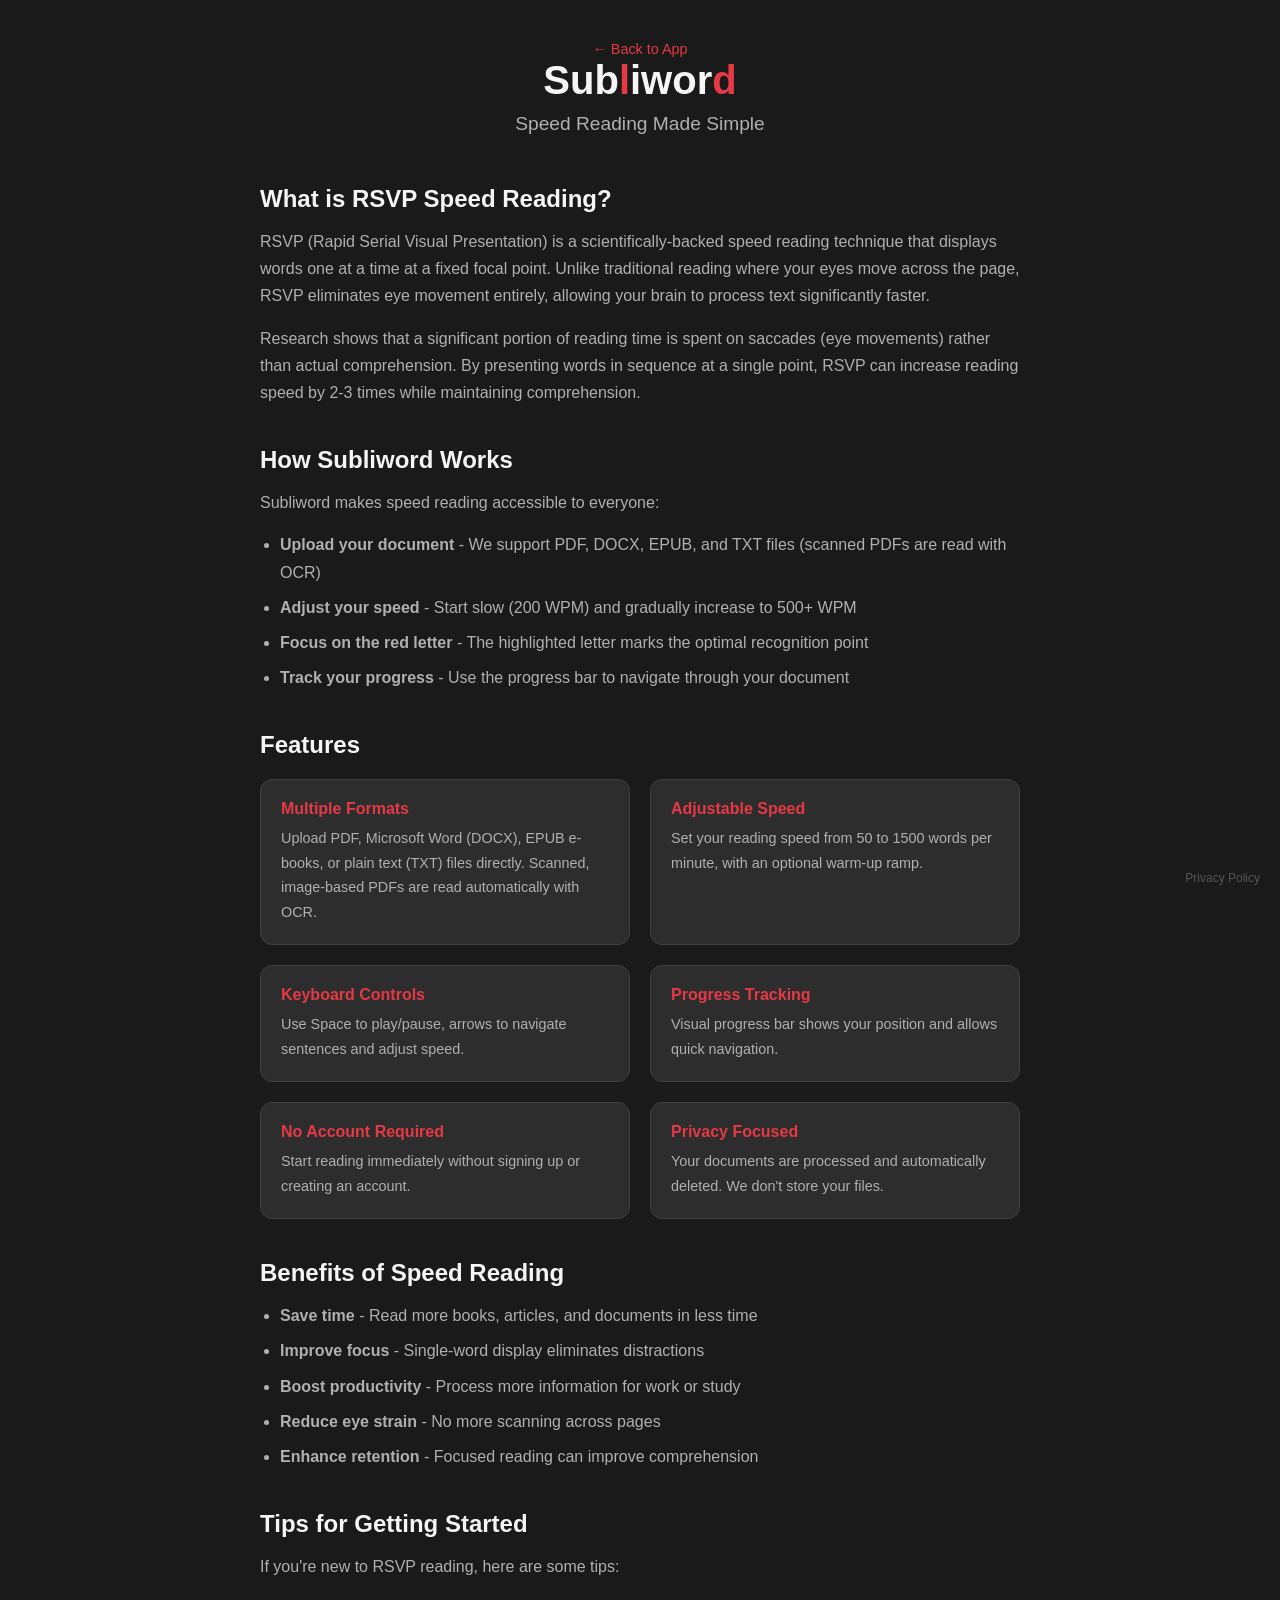
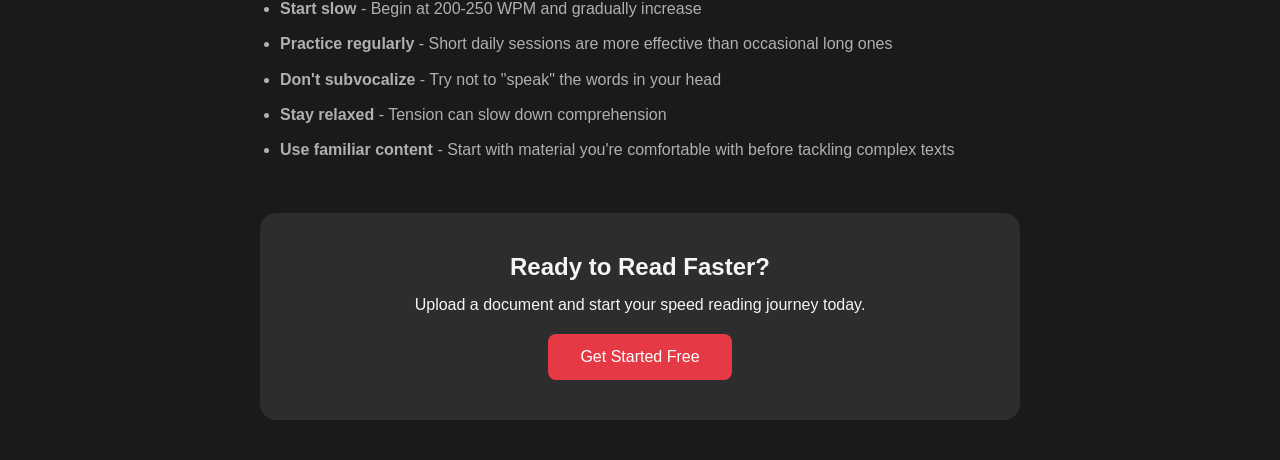
<file: public/about.html>
<!DOCTYPE html>
<html lang="en">
<head>
  <meta charset="UTF-8">
  <meta name="viewport" content="width=device-width, initial-scale=1.0">
  <title>About Speed Reading - Subliword</title>
  <meta name="description" content="Learn about RSVP speed reading technology and how Subliword helps you read faster. Discover the science behind rapid serial visual presentation.">
  <meta name="robots" content="index, follow">
  <link rel="canonical" href="https://subliword.com/about.html">
  <link rel="icon" type="image/svg+xml" href="/favicon.svg">
  <link rel="stylesheet" href="css/style.css">
  <style>
    .about-page {
      max-width: 800px;
      margin: 0 auto;
      padding: 40px 20px;
      min-height: 100vh;
    }
    
    .about-header {
      text-align: center;
      margin-bottom: 50px;
    }
    
    .about-header h1 {
      font-size: 2.5rem;
      margin-bottom: 10px;
    }
    
    .about-header .tagline {
      margin-bottom: 20px;
    }
    
    .back-link {
      display: inline-flex;
      align-items: center;
      gap: 8px;
      color: var(--accent-red);
      text-decoration: none;
      font-size: 0.9rem;
      transition: opacity 0.2s;
    }
    
    .back-link:hover {
      opacity: 0.8;
    }
    
    .about-section {
      margin-bottom: 40px;
    }
    
    .about-section h2 {
      font-size: 1.5rem;
      margin-bottom: 15px;
      color: var(--text-primary);
    }
    
    .about-section h3 {
      font-size: 1.2rem;
      margin-bottom: 10px;
      color: var(--text-primary);
    }
    
    .about-section p {
      color: var(--text-secondary);
      line-height: 1.7;
      margin-bottom: 15px;
    }
    
    .about-section ul {
      color: var(--text-secondary);
      line-height: 1.7;
      margin-left: 20px;
      margin-bottom: 15px;
    }
    
    .about-section li {
      margin-bottom: 8px;
    }
    
    .feature-grid {
      display: grid;
      grid-template-columns: repeat(auto-fit, minmax(250px, 1fr));
      gap: 20px;
      margin-top: 20px;
    }
    
    .feature-card {
      background: var(--bg-secondary);
      border: 1px solid var(--border-color);
      border-radius: 12px;
      padding: 20px;
    }
    
    .feature-card h4 {
      color: var(--accent-red);
      margin-bottom: 8px;
    }
    
    .feature-card p {
      font-size: 0.9rem;
      margin-bottom: 0;
    }
    
    .cta-section {
      text-align: center;
      margin-top: 50px;
      padding: 40px;
      background: var(--bg-secondary);
      border-radius: 16px;
    }
    
    .cta-section h2 {
      margin-bottom: 15px;
    }
    
    .cta-section p {
      margin-bottom: 20px;
    }
    
    .cta-btn {
      display: inline-block;
      background: var(--accent-red);
      color: white;
      padding: 14px 32px;
      border-radius: 8px;
      text-decoration: none;
      font-weight: 500;
      transition: background 0.2s, transform 0.2s;
    }
    
    .cta-btn:hover {
      background: var(--accent-red-hover);
      transform: translateY(-2px);
    }
    
    @media (max-width: 768px) {
      .about-header h1 {
        font-size: 2rem;
      }
      
      .about-section h2 {
        font-size: 1.3rem;
      }
    }
  </style>
</head>
<body>
  <main class="about-page">
    <header class="about-header">
      <a href="/" class="back-link">← Back to App</a>
      <h1><span>Sub</span><span class="red">l</span><span>iwor</span><span class="red">d</span></h1>
      <p class="tagline">Speed Reading Made Simple</p>
    </header>
    
    <section class="about-section">
      <h2>What is RSVP Speed Reading?</h2>
      <p>RSVP (Rapid Serial Visual Presentation) is a scientifically-backed speed reading technique that displays words one at a time at a fixed focal point. Unlike traditional reading where your eyes move across the page, RSVP eliminates eye movement entirely, allowing your brain to process text significantly faster.</p>
      <p>Research shows that a significant portion of reading time is spent on saccades (eye movements) rather than actual comprehension. By presenting words in sequence at a single point, RSVP can increase reading speed by 2-3 times while maintaining comprehension.</p>
    </section>
    
    <section class="about-section">
      <h2>How Subliword Works</h2>
      <p>Subliword makes speed reading accessible to everyone:</p>
      <ul>
        <li><strong>Upload your document</strong> - We support PDF, DOCX, EPUB, and TXT files (scanned PDFs are read with OCR)</li>
        <li><strong>Adjust your speed</strong> - Start slow (200 WPM) and gradually increase to 500+ WPM</li>
        <li><strong>Focus on the red letter</strong> - The highlighted letter marks the optimal recognition point</li>
        <li><strong>Track your progress</strong> - Use the progress bar to navigate through your document</li>
      </ul>
    </section>
    
    <section class="about-section">
      <h2>Features</h2>
      <div class="feature-grid">
        <div class="feature-card">
          <h4>Multiple Formats</h4>
          <p>Upload PDF, Microsoft Word (DOCX), EPUB e-books, or plain text (TXT) files directly. Scanned, image-based PDFs are read automatically with OCR.</p>
        </div>
        <div class="feature-card">
          <h4>Adjustable Speed</h4>
          <p>Set your reading speed from 50 to 1500 words per minute, with an optional warm-up ramp.</p>
        </div>
        <div class="feature-card">
          <h4>Keyboard Controls</h4>
          <p>Use Space to play/pause, arrows to navigate sentences and adjust speed.</p>
        </div>
        <div class="feature-card">
          <h4>Progress Tracking</h4>
          <p>Visual progress bar shows your position and allows quick navigation.</p>
        </div>
        <div class="feature-card">
          <h4>No Account Required</h4>
          <p>Start reading immediately without signing up or creating an account.</p>
        </div>
        <div class="feature-card">
          <h4>Privacy Focused</h4>
          <p>Your documents are processed and automatically deleted. We don't store your files.</p>
        </div>
      </div>
    </section>
    
    <section class="about-section">
      <h2>Benefits of Speed Reading</h2>
      <ul>
        <li><strong>Save time</strong> - Read more books, articles, and documents in less time</li>
        <li><strong>Improve focus</strong> - Single-word display eliminates distractions</li>
        <li><strong>Boost productivity</strong> - Process more information for work or study</li>
        <li><strong>Reduce eye strain</strong> - No more scanning across pages</li>
        <li><strong>Enhance retention</strong> - Focused reading can improve comprehension</li>
      </ul>
    </section>
    
    <section class="about-section">
      <h2>Tips for Getting Started</h2>
      <p>If you're new to RSVP reading, here are some tips:</p>
      <ul>
        <li><strong>Start slow</strong> - Begin at 200-250 WPM and gradually increase</li>
        <li><strong>Practice regularly</strong> - Short daily sessions are more effective than occasional long ones</li>
        <li><strong>Don't subvocalize</strong> - Try not to "speak" the words in your head</li>
        <li><strong>Stay relaxed</strong> - Tension can slow down comprehension</li>
        <li><strong>Use familiar content</strong> - Start with material you're comfortable with before tackling complex texts</li>
      </ul>
    </section>
    
    <section class="cta-section">
      <h2>Ready to Read Faster?</h2>
      <p>Upload a document and start your speed reading journey today.</p>
      <a href="/" class="cta-btn">Get Started Free</a>
    </section>
  </main>
  
  <footer>
    <a href="/privacy.html" class="global-privacy-link">Privacy Policy</a>
  </footer>
</body>
</html>
</file>
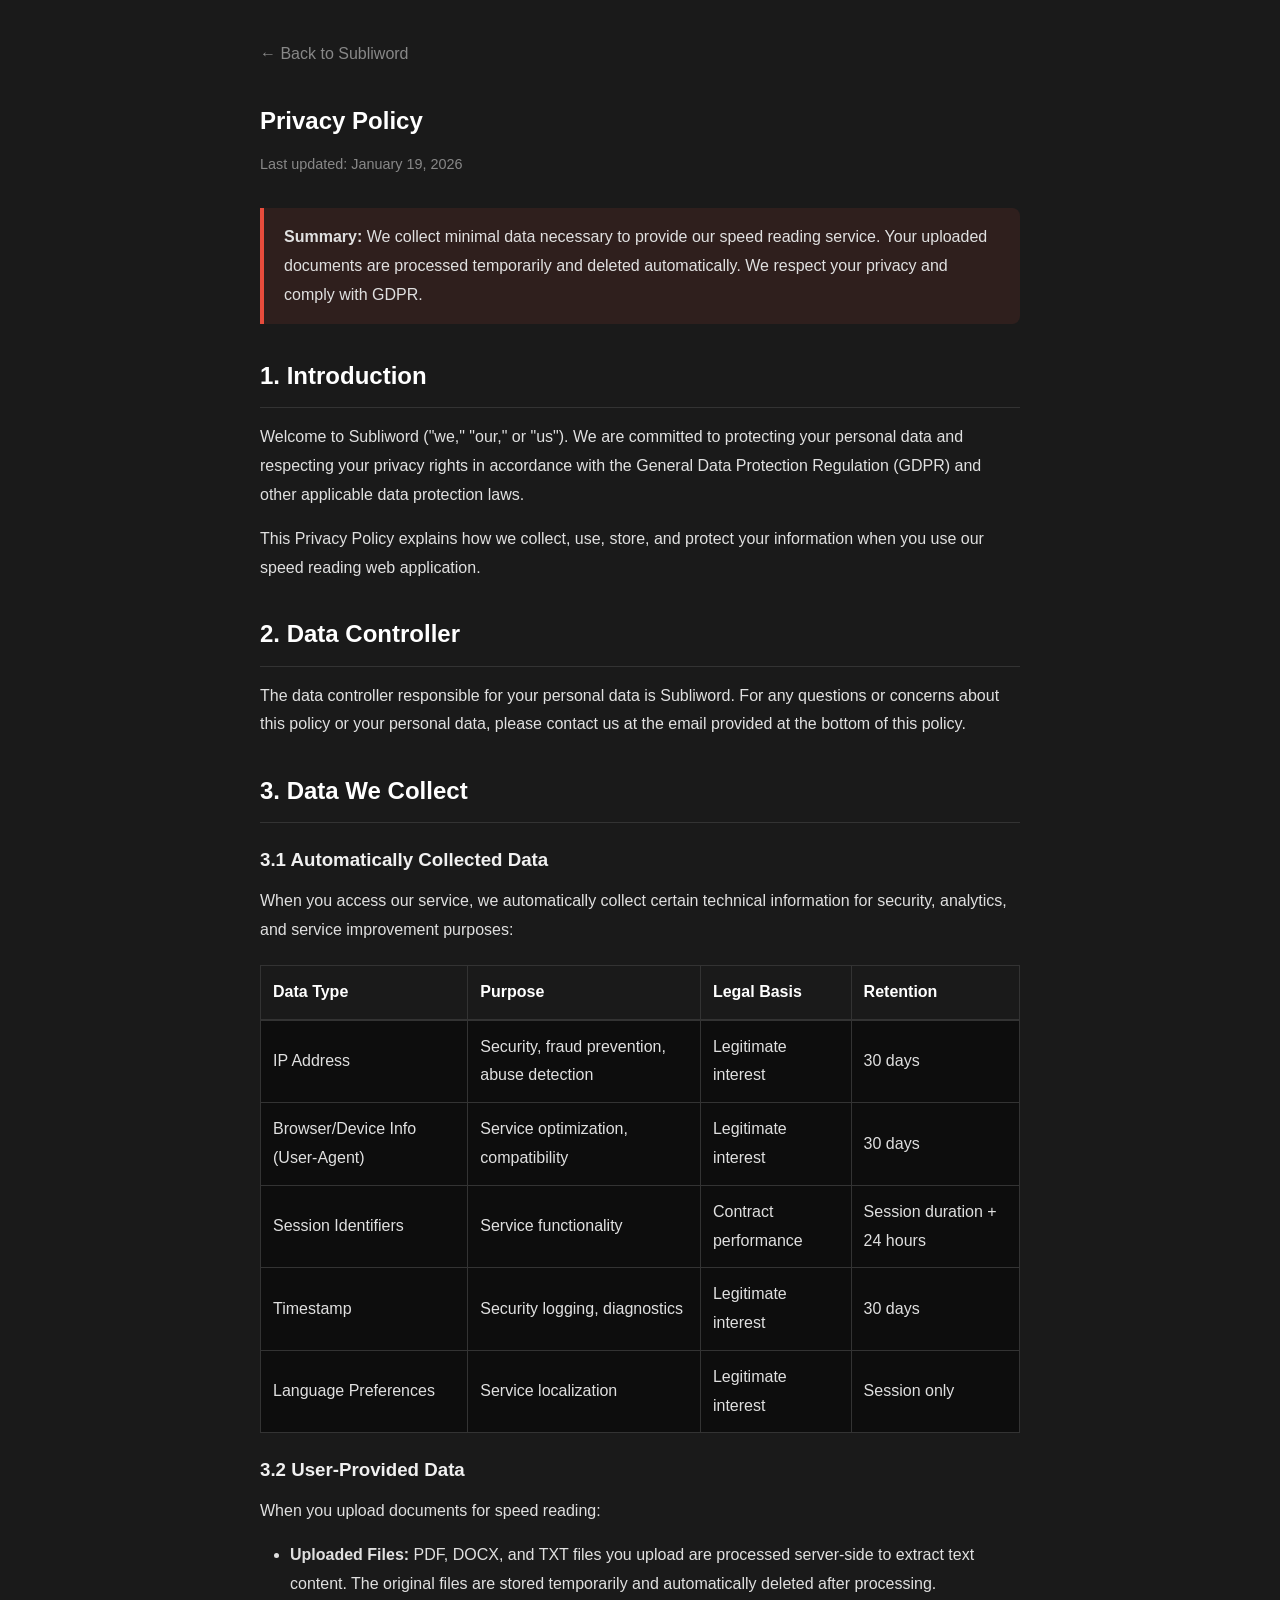
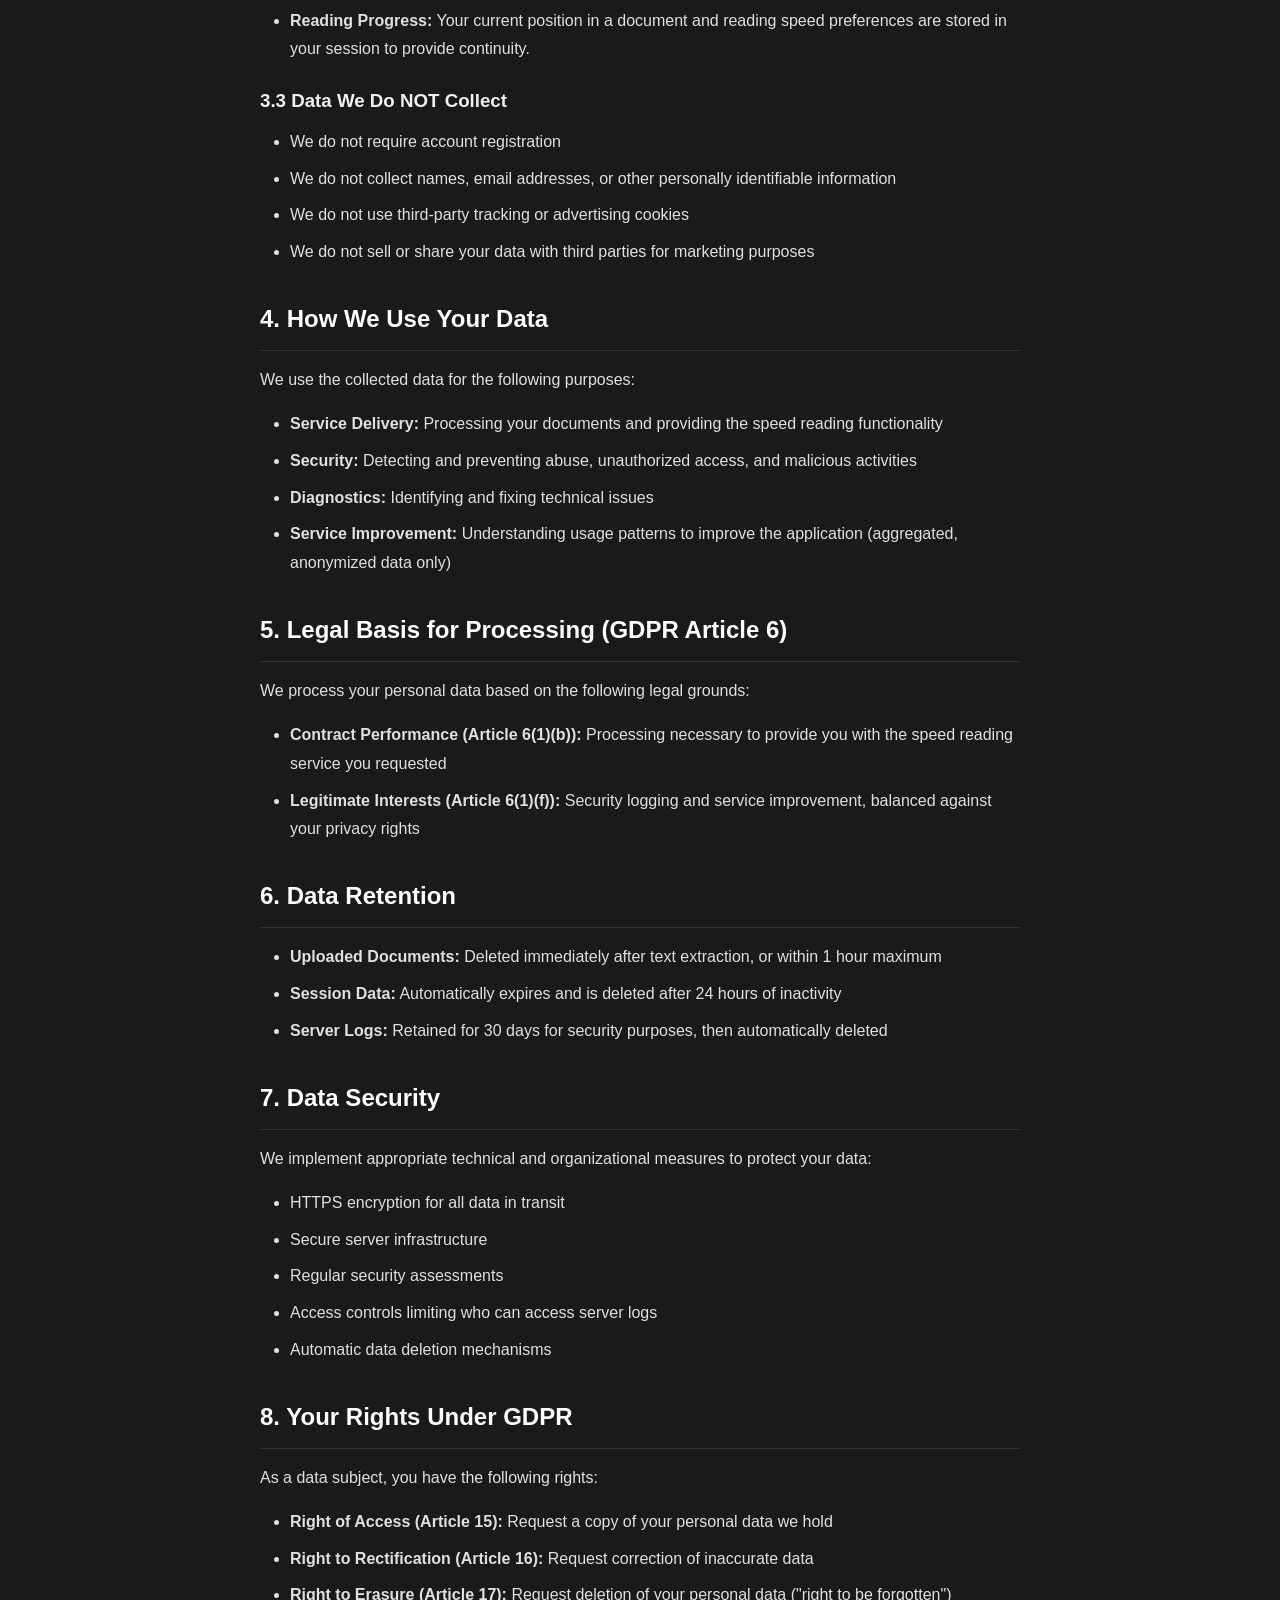
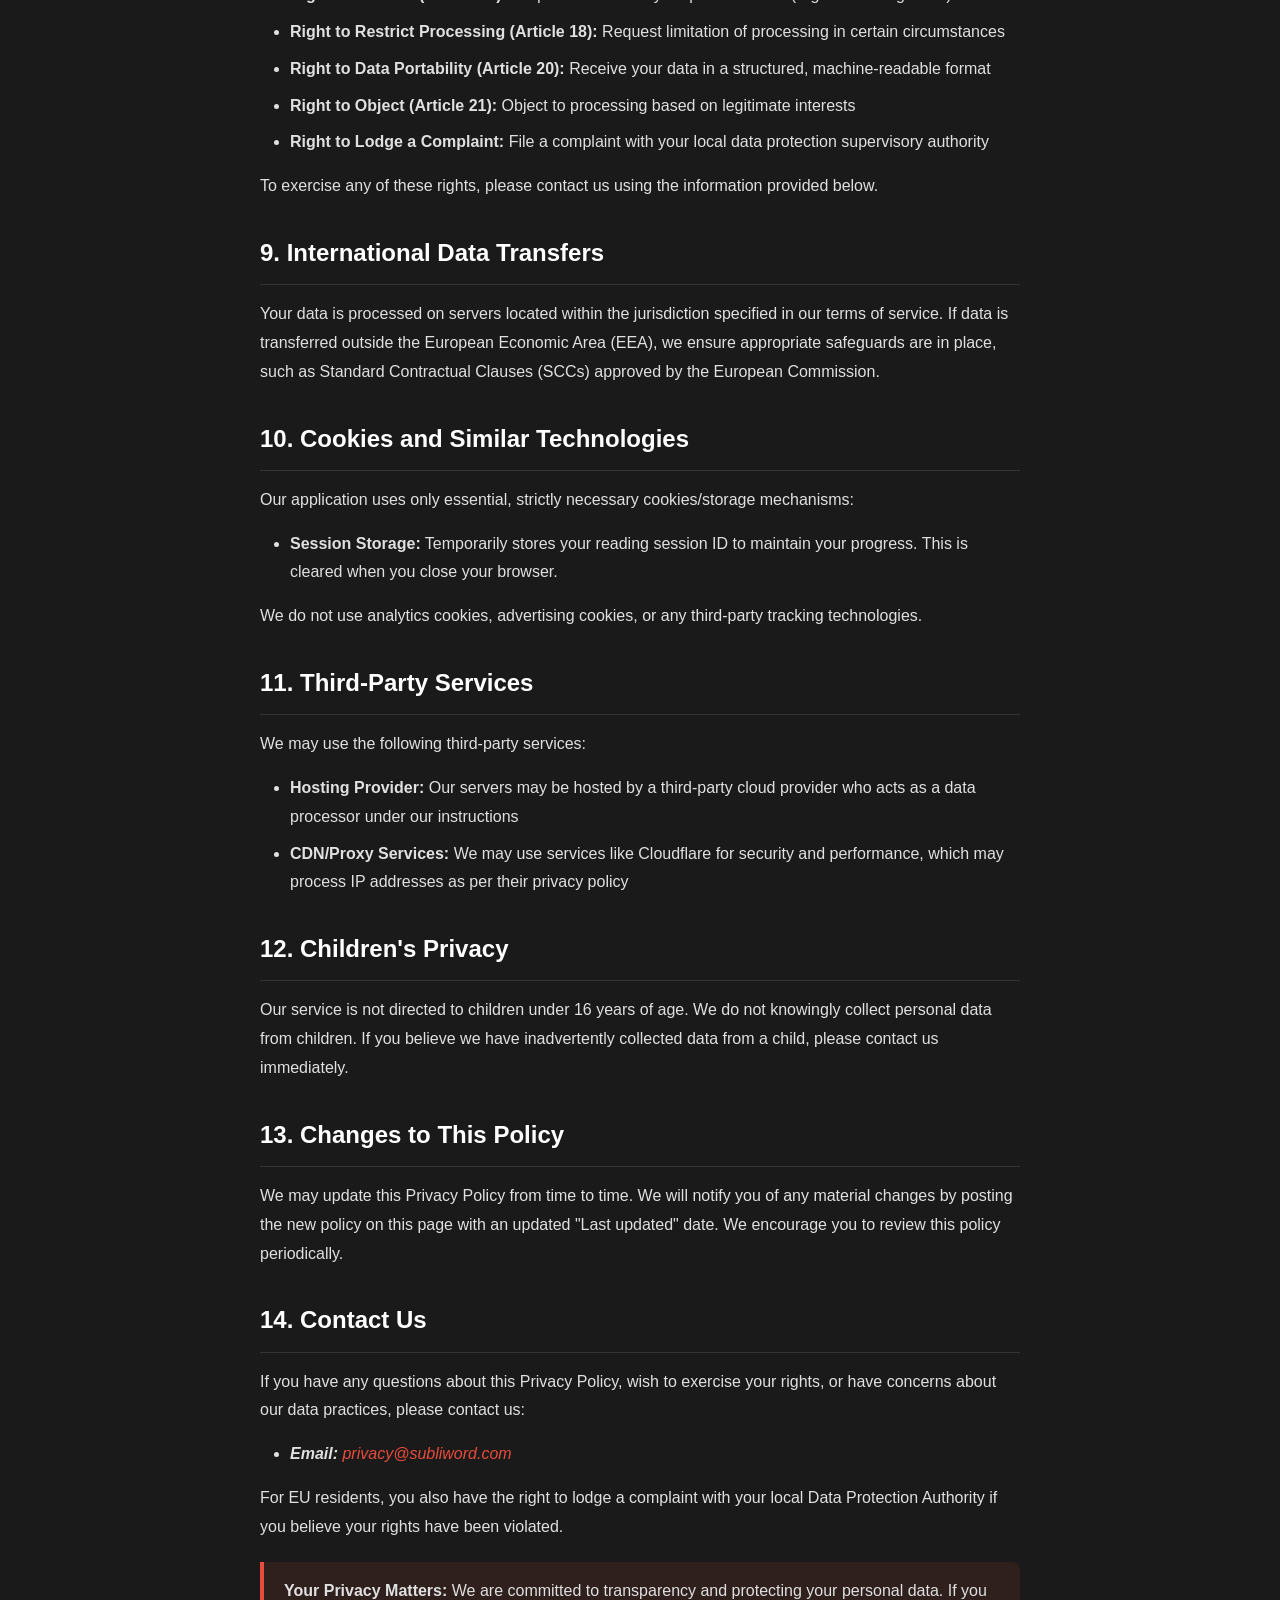
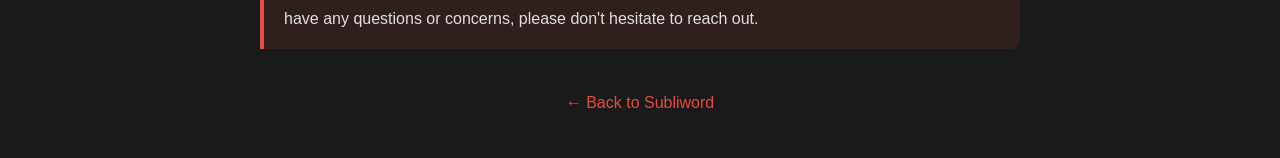
<file: public/privacy.html>
<!DOCTYPE html>
<html lang="en" dir="ltr" prefix="og: https://ogp.me/ns#">
<head>
  <!-- Essential Meta Tags -->
  <meta charset="UTF-8">
  <meta name="viewport" content="width=device-width, initial-scale=1.0, maximum-scale=5.0">
  <meta http-equiv="X-UA-Compatible" content="IE=edge">
  
  <!-- Primary SEO Meta Tags -->
  <title>Privacy Policy - Subliword | Your Data Protection Rights</title>
  <meta name="title" content="Privacy Policy - Subliword | Your Data Protection Rights">
  <meta name="description" content="Learn how Subliword protects your privacy. We collect minimal data, automatically delete your uploaded documents, and comply with GDPR. No account required, no tracking.">
  <meta name="keywords" content="privacy policy, data protection, GDPR compliance, speed reading privacy, document security, data privacy, user rights, cookie policy">
  <meta name="author" content="Subliword">
  <meta name="robots" content="index, follow, max-snippet:-1">
  <meta name="googlebot" content="index, follow">
  <link rel="canonical" href="https://subliword.com/privacy.html">
  
  <!-- Open Graph / Facebook Meta Tags -->
  <meta property="og:type" content="article">
  <meta property="og:url" content="https://subliword.com/privacy.html">
  <meta property="og:title" content="Privacy Policy - Subliword | Your Data Protection Rights">
  <meta property="og:description" content="Learn how Subliword protects your privacy. We collect minimal data, automatically delete uploaded documents, and comply with GDPR.">
  <meta property="og:image" content="https://subliword.com/images/og-image.png">
  <meta property="og:site_name" content="Subliword">
  <meta property="og:locale" content="en_US">
  <meta property="article:published_time" content="2026-01-19T00:00:00+00:00">
  <meta property="article:modified_time" content="2026-01-19T00:00:00+00:00">
  
  <!-- Twitter Card Meta Tags -->
  <meta name="twitter:card" content="summary">
  <meta name="twitter:url" content="https://subliword.com/privacy.html">
  <meta name="twitter:title" content="Privacy Policy - Subliword">
  <meta name="twitter:description" content="Learn how Subliword protects your privacy. Minimal data collection, automatic document deletion, GDPR compliant.">
  <meta name="twitter:site" content="@subliword">
  
  <!-- Additional SEO Meta Tags -->
  <meta name="theme-color" content="#0d0d0d">
  <meta name="msapplication-TileColor" content="#0d0d0d">
  <meta name="apple-mobile-web-app-capable" content="yes">
  <meta name="apple-mobile-web-app-title" content="Subliword">
  <meta name="application-name" content="Subliword">
  
  <!-- Favicon & App Icons -->
  <link rel="icon" type="image/svg+xml" href="/favicon.svg">
  <link rel="icon" type="image/png" sizes="32x32" href="/favicon-32x32.png">
  <link rel="icon" type="image/png" sizes="16x16" href="/favicon-16x16.png">
  <link rel="apple-touch-icon" sizes="180x180" href="/apple-touch-icon.png">
  <link rel="manifest" href="/manifest.json">
  
  <!-- Preload Critical Resources -->
  <link rel="preload" href="css/style.css" as="style">
  
  <!-- Stylesheet -->
  <link rel="stylesheet" href="css/style.css">
  
  <!-- Structured Data - Privacy Policy Article -->
  <script type="application/ld+json">
  {
    "@context": "https://schema.org",
    "@type": "WebPage",
    "name": "Privacy Policy",
    "description": "Privacy Policy for Subliword speed reading application. Learn about data collection, GDPR rights, and how we protect your information.",
    "url": "https://subliword.com/privacy.html",
    "inLanguage": "en-US",
    "isPartOf": {
      "@type": "WebSite",
      "name": "Subliword",
      "url": "https://subliword.com"
    },
    "about": {
      "@type": "Thing",
      "name": "Data Privacy and Protection"
    },
    "datePublished": "2026-01-19",
    "dateModified": "2026-01-19",
    "publisher": {
      "@type": "Organization",
      "name": "Subliword",
      "url": "https://subliword.com"
    }
  }
  </script>
  
  <!-- Structured Data - BreadcrumbList -->
  <script type="application/ld+json">
  {
    "@context": "https://schema.org",
    "@type": "BreadcrumbList",
    "itemListElement": [
      {
        "@type": "ListItem",
        "position": 1,
        "name": "Home",
        "item": "https://subliword.com/"
      },
      {
        "@type": "ListItem",
        "position": 2,
        "name": "Privacy Policy",
        "item": "https://subliword.com/privacy.html"
      }
    ]
  }
  </script>
  
  <!-- Structured Data - FAQ for Privacy -->
  <script type="application/ld+json">
  {
    "@context": "https://schema.org",
    "@type": "FAQPage",
    "mainEntity": [
      {
        "@type": "Question",
        "name": "Does Subliword store my uploaded documents?",
        "acceptedAnswer": {
          "@type": "Answer",
          "text": "No, uploaded documents are processed temporarily and automatically deleted after text extraction or within 1 hour maximum. We do not permanently store your files."
        }
      },
      {
        "@type": "Question",
        "name": "Does Subliword require account registration?",
        "acceptedAnswer": {
          "@type": "Answer",
          "text": "No, Subliword does not require account registration. You can use the service without providing any personal information like name or email address."
        }
      },
      {
        "@type": "Question",
        "name": "Is Subliword GDPR compliant?",
        "acceptedAnswer": {
          "@type": "Answer",
          "text": "Yes, Subliword complies with GDPR and other applicable data protection laws. We respect your privacy rights including the right to access, rectification, erasure, and data portability."
        }
      },
      {
        "@type": "Question",
        "name": "Does Subliword use tracking cookies?",
        "acceptedAnswer": {
          "@type": "Answer",
          "text": "No, we do not use analytics cookies, advertising cookies, or any third-party tracking technologies. We only use essential session storage for functionality."
        }
      }
    ]
  }
  </script>
  
  <style>
    .privacy-container {
      max-width: 800px;
      margin: 0 auto;
      padding: 40px 20px;
      color: #e0e0e0;
      line-height: 1.8;
    }
    
    .privacy-container h1 {
      color: #ffffff;
      margin-bottom: 10px;
    }
    
    .privacy-container .last-updated {
      color: #888;
      font-size: 0.9rem;
      margin-bottom: 30px;
    }
    
    .privacy-container h2 {
      color: #ffffff;
      margin-top: 30px;
      margin-bottom: 15px;
      padding-bottom: 10px;
      border-bottom: 1px solid #333;
    }
    
    .privacy-container h3 {
      color: #f0f0f0;
      margin-top: 20px;
      margin-bottom: 10px;
    }
    
    .privacy-container p {
      margin-bottom: 15px;
    }
    
    .privacy-container ul {
      margin-bottom: 15px;
      padding-left: 30px;
    }
    
    .privacy-container li {
      margin-bottom: 8px;
    }
    
    .privacy-container a {
      color: #e74c3c;
      text-decoration: none;
    }
    
    .privacy-container a:hover {
      text-decoration: underline;
    }
    
    .privacy-container .back-link {
      display: inline-block;
      margin-bottom: 30px;
      color: #888;
    }
    
    .privacy-container .back-link:hover {
      color: #e74c3c;
    }
    
    .privacy-container .highlight-box {
      background: rgba(231, 76, 60, 0.1);
      border-left: 4px solid #e74c3c;
      padding: 15px 20px;
      margin: 20px 0;
      border-radius: 0 8px 8px 0;
    }
    
    .privacy-container table {
      width: 100%;
      border-collapse: collapse;
      margin: 20px 0;
    }
    
    .privacy-container th,
    .privacy-container td {
      border: 1px solid #333;
      padding: 12px;
      text-align: left;
    }
    
    .privacy-container th {
      background: #1a1a1a;
      color: #fff;
    }
    
    .privacy-container td {
      background: #0d0d0d;
    }
    
    /* Visually hidden but accessible */
    .visually-hidden {
      position: absolute;
      width: 1px;
      height: 1px;
      padding: 0;
      margin: -1px;
      overflow: hidden;
      clip: rect(0, 0, 0, 0);
      white-space: nowrap;
      border: 0;
    }
  </style>
</head>
<body itemscope itemtype="https://schema.org/WebPage">
  <!-- Skip Navigation for Accessibility -->
  <a href="#main-content" class="skip-link visually-hidden">Skip to main content</a>
  
  <main id="main-content">
    <article class="privacy-container" itemscope itemtype="https://schema.org/Article">
      <nav aria-label="Breadcrumb">
        <a href="/" class="back-link" rel="home">← Back to Subliword</a>
      </nav>
      
      <header>
        <h1 itemprop="headline">Privacy Policy</h1>
        <p class="last-updated">
          <time datetime="2026-01-19" itemprop="dateModified">Last updated: January 19, 2026</time>
        </p>
      </header>
      
      <div class="highlight-box" role="note" aria-label="Privacy summary">
        <strong>Summary:</strong> We collect minimal data necessary to provide our speed reading service. Your uploaded documents are processed temporarily and deleted automatically. We respect your privacy and comply with GDPR.
      </div>
      
      <section id="introduction" aria-labelledby="introduction-heading">
        <h2 id="introduction-heading">1. Introduction</h2>
        <p itemprop="description">Welcome to Subliword ("we," "our," or "us"). We are committed to protecting your personal data and respecting your privacy rights in accordance with the General Data Protection Regulation (GDPR) and other applicable data protection laws.</p>
        <p>This Privacy Policy explains how we collect, use, store, and protect your information when you use our speed reading web application.</p>
      </section>
      
      <section id="data-controller" aria-labelledby="data-controller-heading">
        <h2 id="data-controller-heading">2. Data Controller</h2>
        <p>The data controller responsible for your personal data is Subliword. For any questions or concerns about this policy or your personal data, please contact us at the email provided at the bottom of this policy.</p>
      </section>
      
      <section id="data-collection" aria-labelledby="data-collection-heading">
        <h2 id="data-collection-heading">3. Data We Collect</h2>
        
        <h3 id="automatic-data">3.1 Automatically Collected Data</h3>
        <p>When you access our service, we automatically collect certain technical information for security, analytics, and service improvement purposes:</p>
        
        <div role="region" aria-labelledby="data-table-caption" tabindex="0">
          <table>
            <caption id="data-table-caption" class="visually-hidden">Data collection summary table</caption>
            <thead>
              <tr>
                <th scope="col">Data Type</th>
                <th scope="col">Purpose</th>
                <th scope="col">Legal Basis</th>
                <th scope="col">Retention</th>
              </tr>
            </thead>
            <tbody>
              <tr>
                <td>IP Address</td>
                <td>Security, fraud prevention, abuse detection</td>
                <td>Legitimate interest</td>
                <td>30 days</td>
              </tr>
              <tr>
                <td>Browser/Device Info (User-Agent)</td>
                <td>Service optimization, compatibility</td>
                <td>Legitimate interest</td>
                <td>30 days</td>
              </tr>
              <tr>
                <td>Session Identifiers</td>
                <td>Service functionality</td>
                <td>Contract performance</td>
                <td>Session duration + 24 hours</td>
              </tr>
              <tr>
                <td>Timestamp</td>
                <td>Security logging, diagnostics</td>
                <td>Legitimate interest</td>
                <td>30 days</td>
              </tr>
              <tr>
                <td>Language Preferences</td>
                <td>Service localization</td>
                <td>Legitimate interest</td>
                <td>Session only</td>
              </tr>
            </tbody>
          </table>
        </div>
        
        <h3 id="user-provided-data">3.2 User-Provided Data</h3>
        <p>When you upload documents for speed reading:</p>
        <ul>
          <li><strong>Uploaded Files:</strong> PDF, DOCX, and TXT files you upload are processed server-side to extract text content. The original files are stored temporarily and automatically deleted after processing.</li>
          <li><strong>Reading Progress:</strong> Your current position in a document and reading speed preferences are stored in your session to provide continuity.</li>
        </ul>
        
        <h3 id="data-not-collected">3.3 Data We Do NOT Collect</h3>
        <ul>
          <li>We do not require account registration</li>
          <li>We do not collect names, email addresses, or other personally identifiable information</li>
          <li>We do not use third-party tracking or advertising cookies</li>
          <li>We do not sell or share your data with third parties for marketing purposes</li>
        </ul>
      </section>
      
      <section id="data-usage" aria-labelledby="data-usage-heading">
        <h2 id="data-usage-heading">4. How We Use Your Data</h2>
        <p>We use the collected data for the following purposes:</p>
        <ul>
          <li><strong>Service Delivery:</strong> Processing your documents and providing the speed reading functionality</li>
          <li><strong>Security:</strong> Detecting and preventing abuse, unauthorized access, and malicious activities</li>
          <li><strong>Diagnostics:</strong> Identifying and fixing technical issues</li>
          <li><strong>Service Improvement:</strong> Understanding usage patterns to improve the application (aggregated, anonymized data only)</li>
        </ul>
      </section>
      
      <section id="legal-basis" aria-labelledby="legal-basis-heading">
        <h2 id="legal-basis-heading">5. Legal Basis for Processing (GDPR Article 6)</h2>
        <p>We process your personal data based on the following legal grounds:</p>
        <ul>
          <li><strong>Contract Performance (Article 6(1)(b)):</strong> Processing necessary to provide you with the speed reading service you requested</li>
          <li><strong>Legitimate Interests (Article 6(1)(f)):</strong> Security logging and service improvement, balanced against your privacy rights</li>
        </ul>
      </section>
      
      <section id="data-retention" aria-labelledby="data-retention-heading">
        <h2 id="data-retention-heading">6. Data Retention</h2>
        <ul>
          <li><strong>Uploaded Documents:</strong> Deleted immediately after text extraction, or within 1 hour maximum</li>
          <li><strong>Session Data:</strong> Automatically expires and is deleted after 24 hours of inactivity</li>
          <li><strong>Server Logs:</strong> Retained for 30 days for security purposes, then automatically deleted</li>
        </ul>
      </section>
      
      <section id="data-security" aria-labelledby="data-security-heading">
        <h2 id="data-security-heading">7. Data Security</h2>
        <p>We implement appropriate technical and organizational measures to protect your data:</p>
        <ul>
          <li>HTTPS encryption for all data in transit</li>
          <li>Secure server infrastructure</li>
          <li>Regular security assessments</li>
          <li>Access controls limiting who can access server logs</li>
          <li>Automatic data deletion mechanisms</li>
        </ul>
      </section>
      
      <section id="gdpr-rights" aria-labelledby="gdpr-rights-heading">
        <h2 id="gdpr-rights-heading">8. Your Rights Under GDPR</h2>
        <p>As a data subject, you have the following rights:</p>
        <ul>
          <li><strong>Right of Access (Article 15):</strong> Request a copy of your personal data we hold</li>
          <li><strong>Right to Rectification (Article 16):</strong> Request correction of inaccurate data</li>
          <li><strong>Right to Erasure (Article 17):</strong> Request deletion of your personal data ("right to be forgotten")</li>
          <li><strong>Right to Restrict Processing (Article 18):</strong> Request limitation of processing in certain circumstances</li>
          <li><strong>Right to Data Portability (Article 20):</strong> Receive your data in a structured, machine-readable format</li>
          <li><strong>Right to Object (Article 21):</strong> Object to processing based on legitimate interests</li>
          <li><strong>Right to Lodge a Complaint:</strong> File a complaint with your local data protection supervisory authority</li>
        </ul>
        <p>To exercise any of these rights, please contact us using the information provided below.</p>
      </section>
      
      <section id="international-transfers" aria-labelledby="international-transfers-heading">
        <h2 id="international-transfers-heading">9. International Data Transfers</h2>
        <p>Your data is processed on servers located within the jurisdiction specified in our terms of service. If data is transferred outside the European Economic Area (EEA), we ensure appropriate safeguards are in place, such as Standard Contractual Clauses (SCCs) approved by the European Commission.</p>
      </section>
      
      <section id="cookies" aria-labelledby="cookies-heading">
        <h2 id="cookies-heading">10. Cookies and Similar Technologies</h2>
        <p>Our application uses only essential, strictly necessary cookies/storage mechanisms:</p>
        <ul>
          <li><strong>Session Storage:</strong> Temporarily stores your reading session ID to maintain your progress. This is cleared when you close your browser.</li>
        </ul>
        <p>We do not use analytics cookies, advertising cookies, or any third-party tracking technologies.</p>
      </section>
      
      <section id="third-parties" aria-labelledby="third-parties-heading">
        <h2 id="third-parties-heading">11. Third-Party Services</h2>
        <p>We may use the following third-party services:</p>
        <ul>
          <li><strong>Hosting Provider:</strong> Our servers may be hosted by a third-party cloud provider who acts as a data processor under our instructions</li>
          <li><strong>CDN/Proxy Services:</strong> We may use services like Cloudflare for security and performance, which may process IP addresses as per their privacy policy</li>
        </ul>
      </section>
      
      <section id="children" aria-labelledby="children-heading">
        <h2 id="children-heading">12. Children's Privacy</h2>
        <p>Our service is not directed to children under 16 years of age. We do not knowingly collect personal data from children. If you believe we have inadvertently collected data from a child, please contact us immediately.</p>
      </section>
      
      <section id="changes" aria-labelledby="changes-heading">
        <h2 id="changes-heading">13. Changes to This Policy</h2>
        <p>We may update this Privacy Policy from time to time. We will notify you of any material changes by posting the new policy on this page with an updated "Last updated" date. We encourage you to review this policy periodically.</p>
      </section>
      
      <section id="contact" aria-labelledby="contact-heading">
        <h2 id="contact-heading">14. Contact Us</h2>
        <p>If you have any questions about this Privacy Policy, wish to exercise your rights, or have concerns about our data practices, please contact us:</p>
        <address>
          <ul>
            <li><strong>Email:</strong> <a href="mailto:privacy@subliword.com" itemprop="email">privacy@subliword.com</a></li>
          </ul>
        </address>
        <p>For EU residents, you also have the right to lodge a complaint with your local Data Protection Authority if you believe your rights have been violated.</p>
      </section>
      
      <div class="highlight-box" role="note">
        <strong>Your Privacy Matters:</strong> We are committed to transparency and protecting your personal data. If you have any questions or concerns, please don't hesitate to reach out.
      </div>
      
      <footer style="margin-top: 40px; text-align: center; color: #666;">
        <nav aria-label="Footer navigation">
          <a href="/" rel="home">← Back to Subliword</a>
        </nav>
      </footer>
      
      <meta itemprop="author" content="Subliword">
      <meta itemprop="publisher" content="Subliword">
      <meta itemprop="datePublished" content="2026-01-19">
    </article>
  </main>
</body>
</html>
</file>
<file: public/css/style.css>
/* ===== CSS Variables & Base Styles ===== */
:root {
  --sidebar-width: 260px;
  --bg-primary: #1a1a1a;
  --bg-secondary: #2d2d2d;
  --bg-tertiary: #3d3d3d;
  --text-primary: #f5f5f5;
  --text-secondary: #b0b0b0;
  --accent-red: #e63946;
  --accent-red-hover: #ff4d5a;
  --border-color: #404040;
  --shadow: 0 4px 20px rgba(0, 0, 0, 0.3);
  --transition: all 0.3s ease;
}

/* Light theme overrides (applied via data-theme on <html>) */
:root[data-theme="light"] {
  --bg-primary: #f4f4f5;
  --bg-secondary: #ffffff;
  --bg-tertiary: #e6e6e9;
  --text-primary: #1a1a1a;
  --text-secondary: #5a5a5a;
  --border-color: #d3d3d8;
  --shadow: 0 4px 20px rgba(0, 0, 0, 0.12);
}

* {
  margin: 0;
  padding: 0;
  box-sizing: border-box;
}

body {
  font-family: -apple-system, BlinkMacSystemFont, 'Segoe UI', Roboto, Oxygen, Ubuntu, sans-serif;
  background-color: var(--bg-primary);
  color: var(--text-primary);
  min-height: 100vh;
  min-height: 100dvh; /* mobile browsers with collapsing URL bars */
  overflow-x: hidden;
}

/* ===== Utilities ===== */
.visually-hidden {
  position: absolute !important;
  width: 1px !important;
  height: 1px !important;
  padding: 0 !important;
  margin: -1px !important;
  overflow: hidden !important;
  clip: rect(0, 0, 0, 0) !important;
  white-space: nowrap !important;
  border: 0 !important;
}

.hidden {
  display: none !important;
}

/* Accessibility Focus */
.skip-link {
  position: absolute;
  top: -40px;
  inset-inline-start: 0;
  background: var(--accent-red);
  color: white;
  padding: 12px 24px;
  z-index: 10000;
  text-decoration: none;
  font-weight: 600;
  border-radius: 0 0 8px 0;
  transition: top 0.3s ease;
}

.skip-link:focus {
  top: 0;
  outline: 2px solid white;
  outline-offset: 2px;
}

*:focus-visible,
button:focus-visible,
a:focus-visible,
input:focus-visible {
  outline: 2px solid var(--accent-red);
  outline-offset: 2px;
}

/* ===== Page Transitions ===== */
.page {
  display: none;
  min-height: 100vh;
  min-height: 100dvh;
}

.page.active {
  display: flex;
}

/* ===== Landing Page ===== */
.landing-container {
  width: 100%;
  max-width: 600px;
  margin: 0 auto;
  padding: 40px 20px;
  display: flex;
  flex-direction: column;
  align-items: center;
  justify-content: center;
  min-height: 100vh;
  min-height: 100dvh;
}

.logo {
  font-size: 4rem;
  font-weight: 700;
  letter-spacing: 2px;
  margin-bottom: 10px;
}

.red { color: var(--accent-red); }

.tagline {
  font-size: 1.2rem;
  color: var(--text-secondary);
  margin-bottom: 60px;
}

/* Animations */
@keyframes fadeIn {
  from { opacity: 0; transform: translateY(-20px); }
  to { opacity: 1; transform: translateY(0); }
}

.fade-in { animation: fadeIn 0.8s ease forwards; }
.fade-in-delay { opacity: 0; animation: fadeIn 0.8s ease forwards 0.3s; }
.fade-in-delay-2 { opacity: 0; animation: fadeIn 0.8s ease forwards 0.6s; }

/* Upload Section */
.upload-section { width: 100%; }

.drop-zone {
  border: 2px dashed var(--border-color);
  border-radius: 16px;
  padding: 60px 40px;
  text-align: center;
  cursor: pointer;
  transition: var(--transition);
  background: var(--bg-secondary);
}

.drop-zone:hover,
.drop-zone.drag-over {
  border-color: var(--accent-red);
  background: var(--bg-tertiary);
}

.drop-zone-content {
  display: flex;
  flex-direction: column;
  align-items: center;
  gap: 15px;
}

.upload-icon {
  width: 64px;
  height: 64px;
  color: var(--text-secondary);
}

.drop-zone p {
  font-size: 1.1rem;
  color: var(--text-primary);
}

.supported-formats, .or-divider {
  font-size: 0.9rem !important;
  color: var(--text-secondary) !important;
}

.browse-btn {
  background: var(--accent-red);
  color: white;
  padding: 12px 32px;
  border-radius: 8px;
  font-size: 1rem;
  font-weight: 500;
  cursor: pointer;
  transition: var(--transition);
  border: none;
}

.browse-btn:hover {
  background: var(--accent-red-hover);
  transform: translateY(-2px);
}

/* Loading Spinner */
.loading-spinner {
  display: flex;
  flex-direction: column;
  align-items: center;
  gap: 20px;
  padding: 40px;
}

.spinner {
  width: 50px;
  height: 50px;
  border: 4px solid var(--bg-tertiary);
  border-top-color: var(--accent-red);
  border-radius: 50%;
  animation: spin 1s linear infinite;
}

@keyframes spin { to { transform: rotate(360deg); } }

/* Error Message */
.error-message {
  background: rgba(230, 57, 70, 0.1);
  border: 1px solid var(--accent-red);
  border-radius: 8px;
  padding: 16px 24px;
  margin-top: 20px;
  color: var(--accent-red);
  text-align: center;
}

/* Footer Links */
.global-privacy-link {
  position: fixed;
  bottom: 15px;
  inset-inline-end: 20px;
  color: var(--text-secondary);
  text-decoration: none;
  font-size: 0.75rem;
  opacity: 0.4;
  transition: var(--transition);
  z-index: 50;
}

.global-privacy-link:hover {
  color: var(--accent-red);
  opacity: 1;
}

/* Offset the second footer link so the two don't overlap (flips in RTL) */
.global-privacy-link.footer-about { inset-inline-end: 80px; }

/* ===== Reading Page ===== */
.reading-container {
  width: 100%;
  min-height: 100vh;
  min-height: 100dvh;
  display: flex;
  flex-direction: column;
  position: relative;
}

/* Keep the reading area clear of the fixed sidebar (box-sizing keeps the
   100% width from overflowing). 768.1px pairs with the mobile block's
   max-width: 768px so fractional zoom widths can't fall between the two
   queries and leave the fixed sidebar overlapping an unpadded page. */
@media (min-width: 768.1px) {
  .reading-container { padding-inline-start: var(--sidebar-width); }
}

.word-display {
  flex: 1;
  display: flex;
  flex-direction: column;
  align-items: center;
  justify-content: center;
  padding: 40px;
  position: relative;
}

.word-wrapper {
  font-size: 4rem;
  font-weight: 600;
  font-family: 'Courier New', Courier, monospace;
  display: flex;
  align-items: center;
  white-space: nowrap;
  width: 100%;
  overflow: visible;
}

/* The side spans always split the width equally (flex: 1 1 0) so the
   highlighted ORP letter stays pinned at the focal line no matter how a
   chunk divides; main.js scales the font down when the longer side would
   overflow. Logical alignment (end/start) keeps the layout correct in both
   LTR and RTL scripts — the wrapper's dir attribute is set per word in JS.
   white-space: pre keeps the spaces at span boundaries in multi-word chunks
   from being collapsed away (the spans are flex items). */
#word-left { text-align: end; flex: 1 1 0; min-width: 0; overflow: visible; white-space: pre; }
#word-center { color: var(--accent-red); font-weight: 700; flex: 0 0 auto; white-space: pre; }
#word-right { text-align: start; flex: 1 1 0; min-width: 0; overflow: visible; white-space: pre; }

.focus-line {
  position: absolute;
  left: 50%;
  transform: translateX(-50%);
  width: 2px;
  height: 120px;
  background: var(--accent-red);
  opacity: 0.4;
}

/* Progress Container */
.progress-container {
  padding: 20px 40px 40px;
  display: flex;
  flex-direction: column;
  align-items: center;
  gap: 10px;
}

.progress-bar {
  width: 100%;
  max-width: 600px;
  height: 6px;
  -webkit-appearance: none;
  appearance: none;
  background: var(--bg-tertiary);
  border-radius: 3px;
  cursor: pointer;
}

/* Thumb styling is shared with the WPM/chunk sliders — see "Slider Thumbs". */

.progress-info {
  font-size: 0.9rem;
  color: var(--text-secondary);
}

/* ===== Sidebar ===== */
.sidebar {
  position: fixed;
  inset-inline-start: 0; /* left in LTR, right in RTL */
  top: 0;
  height: 100vh;
  height: 100dvh;
  width: var(--sidebar-width);
  background: transparent;
  border-inline-end: 1px solid var(--border-color);
  transition: var(--transition);
  z-index: 100;
  opacity: 0.3;
}

.sidebar:hover { opacity: 1; background: var(--bg-secondary); }

.sidebar-content {
  padding: 30px 20px;
  height: 100%;
  overflow-y: auto;
  scrollbar-width: thin;
}

.sidebar-content h2 {
  font-size: 1.2rem;
  font-weight: 600;
  margin-bottom: 24px;
  color: var(--text-primary);
}

.control-group { margin-bottom: 24px; }
.control-group label {
  display: block;
  margin-bottom: 10px;
  color: var(--text-secondary);
  font-size: 0.95rem;
}

/* Playback Controls */
.playback-controls {
  display: flex;
  align-items: center;
  justify-content: center;
  gap: 14px;
}

.control-btn {
  width: 46px;
  height: 46px;
  background: var(--bg-tertiary);
  border: 1px solid var(--border-color);
  border-radius: 50%;
  cursor: pointer;
  display: flex;
  align-items: center;
  justify-content: center;
  transition: var(--transition);
  flex-shrink: 0;
}

.control-btn:hover {
  background: var(--accent-red);
  border-color: var(--accent-red);
}

.control-btn svg { width: 22px; height: 22px; color: var(--text-primary); }

.play-btn {
  width: 58px;
  height: 58px;
  background: var(--accent-red);
  border-color: var(--accent-red);
}

.play-btn svg { width: 26px; height: 26px; }

.play-btn:hover {
  background: var(--accent-red-hover);
  border-color: var(--accent-red-hover);
}

/* WPM & Chunk Size Sliders */
.wpm-slider,
.chunk-slider {
  width: 100%;
  height: 8px;
  -webkit-appearance: none;
  appearance: none;
  background: var(--bg-tertiary);
  border-radius: 4px;
  cursor: pointer;
}

/* Slider Thumbs (progress, WPM, chunk).
   NOTE: -webkit- and -moz- selectors must stay in separate rules — grouping
   them makes browsers drop the entire rule as invalid. Only transform is
   transitioned: it's the only property that changes (on hover). */
.progress-bar::-webkit-slider-thumb,
.wpm-slider::-webkit-slider-thumb,
.chunk-slider::-webkit-slider-thumb {
  -webkit-appearance: none;
  width: 22px;
  height: 22px;
  background: var(--accent-red);
  border-radius: 50%;
  cursor: pointer;
  border: none;
  transition: transform 0.3s ease;
}

.progress-bar::-moz-range-thumb,
.wpm-slider::-moz-range-thumb,
.chunk-slider::-moz-range-thumb {
  width: 22px;
  height: 22px;
  background: var(--accent-red);
  border-radius: 50%;
  cursor: pointer;
  border: none;
  transition: transform 0.3s ease;
}

/* The reading progress bar keeps a smaller thumb */
.progress-bar::-webkit-slider-thumb { width: 16px; height: 16px; }
.progress-bar::-moz-range-thumb { width: 16px; height: 16px; }

.progress-bar::-webkit-slider-thumb:hover,
.wpm-slider::-webkit-slider-thumb:hover,
.chunk-slider::-webkit-slider-thumb:hover {
  transform: scale(1.15);
}

.progress-bar::-moz-range-thumb:hover,
.wpm-slider::-moz-range-thumb:hover,
.chunk-slider::-moz-range-thumb:hover {
  transform: scale(1.15);
}

/* New Document Button */
.new-doc-btn {
  width: 100%;
  padding: 12px 20px;
  background: transparent;
  border: 1px solid var(--border-color);
  border-radius: 8px;
  color: var(--text-primary);
  font-size: 0.95rem;
  cursor: pointer;
  display: flex;
  align-items: center;
  justify-content: center;
  gap: 10px;
  transition: var(--transition);
}

.new-doc-btn:hover { background: var(--bg-tertiary); border-color: var(--accent-red); }
.new-doc-btn svg { width: 20px; height: 20px; }

/* Keyboard Shortcuts */
.shortcuts-info {
  margin-top: 40px;
  padding-top: 20px;
  border-top: 1px solid var(--border-color);
}

.shortcuts-info h3 {
  font-size: 0.9rem;
  color: var(--text-secondary);
  margin-bottom: 15px;
  font-weight: 500;
}

.shortcuts-info ul { list-style: none; }
.shortcuts-info li {
  display: flex;
  align-items: center;
  gap: 10px;
  margin-bottom: 10px;
  font-size: 0.85rem;
  color: var(--text-secondary);
}

kbd {
  background: var(--bg-tertiary);
  padding: 4px 8px;
  border-radius: 4px;
  font-family: inherit;
  font-size: 0.8rem;
  min-width: 30px;
  text-align: center;
}

/* ===== Achievement Notifications ===== */
.achievement-container {
  position: fixed;
  bottom: 30px;
  left: 50%;
  transform: translateX(-50%);
  display: flex;
  flex-direction: column;
  align-items: center;
  gap: 10px;
  z-index: 1000;
  pointer-events: none;
}

.achievement {
  background: var(--bg-secondary);
  border: 1px solid var(--accent-red);
  border-radius: 12px;
  padding: 16px 24px;
  display: flex;
  align-items: center;
  gap: 15px;
  box-shadow: var(--shadow);
  animation: slideUp 0.5s ease forwards, fadeOut 0.5s ease forwards 3s;
}

@keyframes slideUp {
  from { opacity: 0; transform: translateY(30px); }
  to { opacity: 1; transform: translateY(0); }
}

@keyframes fadeOut {
  to { opacity: 0; transform: translateY(-10px); }
}

.achievement-icon { font-size: 2rem; }
.achievement-content h4 { font-size: 1rem; color: var(--accent-red); margin-bottom: 4px; }
.achievement-content p { font-size: 0.85rem; color: var(--text-secondary); }

/* ===== Chunk Progress Indicator ===== */
.chunk-progress-indicator {
  position: fixed;
  top: 20px;
  inset-inline-end: 20px;
  background: var(--bg-secondary);
  border: 1px solid var(--border-color);
  border-radius: 12px;
  padding: 16px 20px;
  min-width: 280px;
  max-width: 350px;
  box-shadow: var(--shadow);
  z-index: 1000;
  animation: slideInRight 0.3s ease forwards;
}

@keyframes slideInRight {
  from { opacity: 0; transform: translateX(30px); }
  to { opacity: 1; transform: translateX(0); }
}

.chunk-progress-indicator.hidden { display: none; }

.chunk-progress-content { display: flex; flex-direction: column; gap: 12px; }
.chunk-progress-content .chunk-progress-header { display: flex; align-items: center; gap: 12px; }

.chunk-progress-spinner {
  width: 24px;
  height: 24px;
  min-width: 24px;
  min-height: 24px;
  border: 3px solid var(--bg-tertiary);
  border-top-color: var(--accent-red);
  border-radius: 50%;
  animation: spin 1s linear infinite;
  flex-shrink: 0;
  display: inline-block;
}

.chunk-progress-text { display: flex; flex-direction: column; gap: 4px; flex: 1; min-width: 0; }
.chunk-progress-title { font-size: 0.95rem; font-weight: 500; color: var(--text-primary); white-space: nowrap; overflow: hidden; text-overflow: ellipsis; }
.chunk-progress-detail { font-size: 0.8rem; color: var(--text-secondary); }

.chunk-progress-bar-container { width: 100%; height: 6px; background: var(--bg-tertiary); border-radius: 3px; overflow: hidden; }
.chunk-progress-bar {
  height: 100%;
  background: var(--accent-red);
  border-radius: 3px;
  transition: width 0.3s ease;
  width: 0%;
}

@keyframes progressPulse {
  0%, 100% { opacity: 1; }
  50% { opacity: 0.7; }
}

.chunk-progress-indicator:not(.hidden) .chunk-progress-bar { animation: progressPulse 2s ease-in-out infinite; }

/* ===== Responsive Design ===== */

/* Tablet (1024px) — narrows both the sidebar and the reading-area padding */
@media (max-width: 1024px) {
  :root { --sidebar-width: 220px; }
}

/* Mobile (768px) */
@media (max-width: 768px) {
  /* Layout */
  .landing-container { padding: 30px 15px; justify-content: flex-start; padding-top: 15vh; min-height: auto; }
  .word-display { padding: 20px 10px; flex: 1; }
  .global-privacy-link { display: none; }

  /* Typography */
  .logo { font-size: 2.5rem; }
  .tagline { font-size: 0.95rem; margin-bottom: 40px; }
  .word-wrapper { font-size: 2rem; padding: 0 5px; }
  .focus-line { height: 80px; }

  /* Components */
  .drop-zone { padding: 35px 20px; border-radius: 12px; }
  .upload-icon { width: 48px; height: 48px; }
  .drop-zone p { font-size: 1rem; }
  .browse-btn { padding: 14px 36px; font-size: 1rem; min-height: 48px; }

  /* Progress */
  .progress-container { padding: 10px 20px; }
  .progress-bar { height: 8px; }
  .progress-bar::-webkit-slider-thumb { width: 24px; height: 24px; }
  .progress-bar::-moz-range-thumb { width: 24px; height: 24px; }
  .progress-info { font-size: 0.85rem; }
  .chunk-progress-indicator { top: 10px; right: 10px; left: 10px; min-width: auto; max-width: none; }

  /* Sidebar: an in-flow bottom panel — no fixed positioning, so the word
     display and progress bar lay out above it without magic offsets. */
  .sidebar {
    position: static;
    height: auto;
    width: 100%;
    background: var(--bg-secondary);
    border-inline-end: none;
    border-top: 1px solid var(--border-color);
    opacity: 1;
    padding-bottom: env(safe-area-inset-bottom, 0);
  }

  .sidebar-content { padding: 12px 15px 20px; overflow-y: visible; }
  .sidebar-content h2, .shortcuts-info { display: none; }

  /* Controls */
  .control-group { margin-bottom: 12px; }
  .playback-controls { gap: 12px; margin-bottom: 8px; }

  .control-btn { width: 52px; height: 52px; }
  .control-btn svg { width: 24px; height: 24px; }
  .play-btn { width: 62px; height: 62px; }
  .play-btn svg { width: 28px; height: 28px; }

  .control-group label { font-size: 0.85rem; text-align: center; margin-bottom: 6px; }
  .wpm-slider::-webkit-slider-thumb, .chunk-slider::-webkit-slider-thumb { width: 26px; height: 26px; }
  .wpm-slider::-moz-range-thumb, .chunk-slider::-moz-range-thumb { width: 26px; height: 26px; }
  .new-doc-btn { padding: 10px 16px; font-size: 0.9rem; min-height: 40px; }

  /* Achievements (vertical anchor is set in JS: just above the in-flow
     control panel, whatever its current height) */
  .achievement { padding: 12px 16px; max-width: calc(100vw - 40px); }
  .achievement-icon { font-size: 1.5rem; }
  .achievement-content h4 { font-size: 0.9rem; }
  .achievement-content p { font-size: 0.8rem; }
}

/* Landscape Mobile */
@media (max-width: 768px) and (orientation: landscape) {
  .landing-container { padding-top: 5vh; min-height: auto; }
  .tagline { margin-bottom: 20px; }
  .word-display { padding: 15px 10px; }
  .sidebar-content { padding: 8px 15px 15px; }
  .control-group { margin-bottom: 8px; }
  .progress-container { padding: 8px 20px 5px; }

  .control-btn { width: 44px; height: 44px; }
  .play-btn { width: 52px; height: 52px; }

  /* Cap the page to the viewport: the word display shrinks first and the
     control panel scrolls internally, instead of the whole page scrolling
     and pushing controls off-screen mid-read. */
  .reading-container {
    min-height: 0;
    height: 100vh;
    height: 100dvh;
    overflow: hidden;
  }
  .word-display { min-height: 0; }
  .sidebar { min-height: 0; overflow-y: auto; }
}

/* Small Screens (480px) */
@media (max-width: 480px) {
  .landing-container { padding-top: 10vh; }
  .logo { font-size: 2.2rem; }
  .tagline { font-size: 0.9rem; margin-bottom: 30px; }
  .drop-zone { padding: 30px 15px; }
  .upload-icon { width: 40px; height: 40px; }
  .drop-zone p { font-size: 0.95rem; }
  .supported-formats { font-size: 0.8rem !important; }
  
  .word-wrapper { font-size: 1.6rem; }
  .focus-line { height: 60px; }
  
  .control-btn { width: 48px; height: 48px; }
  .play-btn { width: 56px; height: 56px; }
  .playback-controls { gap: 10px; }
}

/* Extra Small Screens (360px) */
@media (max-width: 360px) {
  .logo { font-size: 1.9rem; }
  .word-wrapper { font-size: 1.4rem; }
  .control-btn { width: 44px; height: 44px; }
  .play-btn { width: 52px; height: 52px; }
  .playback-controls { gap: 8px; }
}

/* Touch Optimizations */
@media (hover: none) and (pointer: coarse) {
  .sidebar { opacity: 1; }
  .sidebar:hover { background: var(--bg-secondary); }
  .browse-btn:active, .control-btn:active { transform: scale(0.95); }
  .drop-zone:active { border-color: var(--accent-red); background: var(--bg-tertiary); }
}

/* ===== Global Controls (language + theme, top-right) ===== */
.global-controls {
  position: fixed;
  top: 16px;
  inset-inline-end: 16px; /* right in LTR, left in RTL */
  z-index: 200;
  display: flex;
  align-items: center;
  gap: 10px;
}

.lang-select {
  height: 42px;
  padding: 0 10px;
  border-radius: 21px;
  background: var(--bg-secondary);
  border: 1px solid var(--border-color);
  color: var(--text-secondary);
  font-family: inherit;
  font-size: 0.85rem;
  cursor: pointer;
  opacity: 0.75;
  transition: var(--transition);
}

.lang-select:hover {
  opacity: 1;
  color: var(--text-primary);
  border-color: var(--accent-red);
}

.theme-toggle {
  width: 42px;
  height: 42px;
  border-radius: 50%;
  background: var(--bg-secondary);
  border: 1px solid var(--border-color);
  color: var(--text-secondary);
  cursor: pointer;
  display: flex;
  align-items: center;
  justify-content: center;
  transition: var(--transition);
  opacity: 0.75;
}

.theme-toggle:hover {
  opacity: 1;
  color: var(--accent-red);
  border-color: var(--accent-red);
}

.theme-toggle svg { width: 20px; height: 20px; }

@media (max-width: 768px) {
  .global-controls { top: 12px; inset-inline-end: 12px; gap: 8px; }
  .lang-select { height: 38px; font-size: 0.8rem; }
  .theme-toggle { width: 38px; height: 38px; }
}

/* ===== OCR Language Selector (landing) ===== */
.ocr-lang-row {
  display: flex;
  align-items: center;
  gap: 8px;
  margin-top: 6px;
  flex-wrap: wrap;
  justify-content: center;
}

.ocr-lang-row label {
  font-size: 0.85rem;
  color: var(--text-secondary);
}

.ocr-lang-select {
  padding: 6px 10px;
  border-radius: 8px;
  background: var(--bg-tertiary);
  color: var(--text-primary);
  border: 1px solid var(--border-color);
  font-family: inherit;
  font-size: 0.85rem;
  cursor: pointer;
  transition: var(--transition);
}

.ocr-lang-select:hover { border-color: var(--accent-red); }

/* ===== Chapter Navigation ===== */
.chapter-select {
  width: 100%;
  padding: 9px 12px;
  border-radius: 8px;
  background: var(--bg-tertiary);
  color: var(--text-primary);
  border: 1px solid var(--border-color);
  font-size: 0.9rem;
  font-family: inherit;
  cursor: pointer;
  transition: var(--transition);
}

.chapter-select:hover { border-color: var(--accent-red); }

/* ===== Toggle Switch (Warm-up) ===== */
/* Specificity must beat `.control-group label { display: block }`. */
.control-group label.toggle-row {
  display: flex;
  align-items: center;
  justify-content: space-between;
  gap: 10px;
  cursor: pointer;
  margin-bottom: 0;
}

.toggle-input {
  position: absolute;
  opacity: 0;
  width: 0;
  height: 0;
}

.toggle-switch {
  position: relative;
  width: 42px;
  height: 24px;
  border-radius: 12px;
  background: var(--bg-tertiary);
  border: 1px solid var(--border-color);
  transition: var(--transition);
  flex-shrink: 0;
}

.toggle-switch::after {
  content: '';
  position: absolute;
  top: 2px;
  inset-inline-start: 2px;
  width: 18px;
  height: 18px;
  border-radius: 50%;
  background: var(--text-secondary);
  transition: var(--transition);
}

.toggle-input:checked + .toggle-switch {
  background: var(--accent-red);
  border-color: var(--accent-red);
}

.toggle-input:checked + .toggle-switch::after {
  transform: translateX(18px);
  background: #fff;
}

/* Knob slides the other way in RTL */
[dir="rtl"] .toggle-input:checked + .toggle-switch::after {
  transform: translateX(-18px);
}

.toggle-input:focus-visible + .toggle-switch {
  outline: 2px solid var(--accent-red);
  outline-offset: 2px;
}

/* ===== Reading Stats ===== */
.reading-stats {
  display: flex;
  flex-direction: column;
  gap: 8px;
  padding-top: 20px;
  border-top: 1px solid var(--border-color);
}

.stat-row {
  display: flex;
  justify-content: space-between;
  align-items: baseline;
  font-size: 0.85rem;
  color: var(--text-secondary);
}

.stat-row span:last-child {
  color: var(--text-primary);
  font-weight: 600;
}

/* On the mobile bottom sheet, keep the panel compact */
@media (max-width: 768px) {
  .reading-stats { display: none; }
  .chapter-group { margin-bottom: 12px; }
}
</file>
